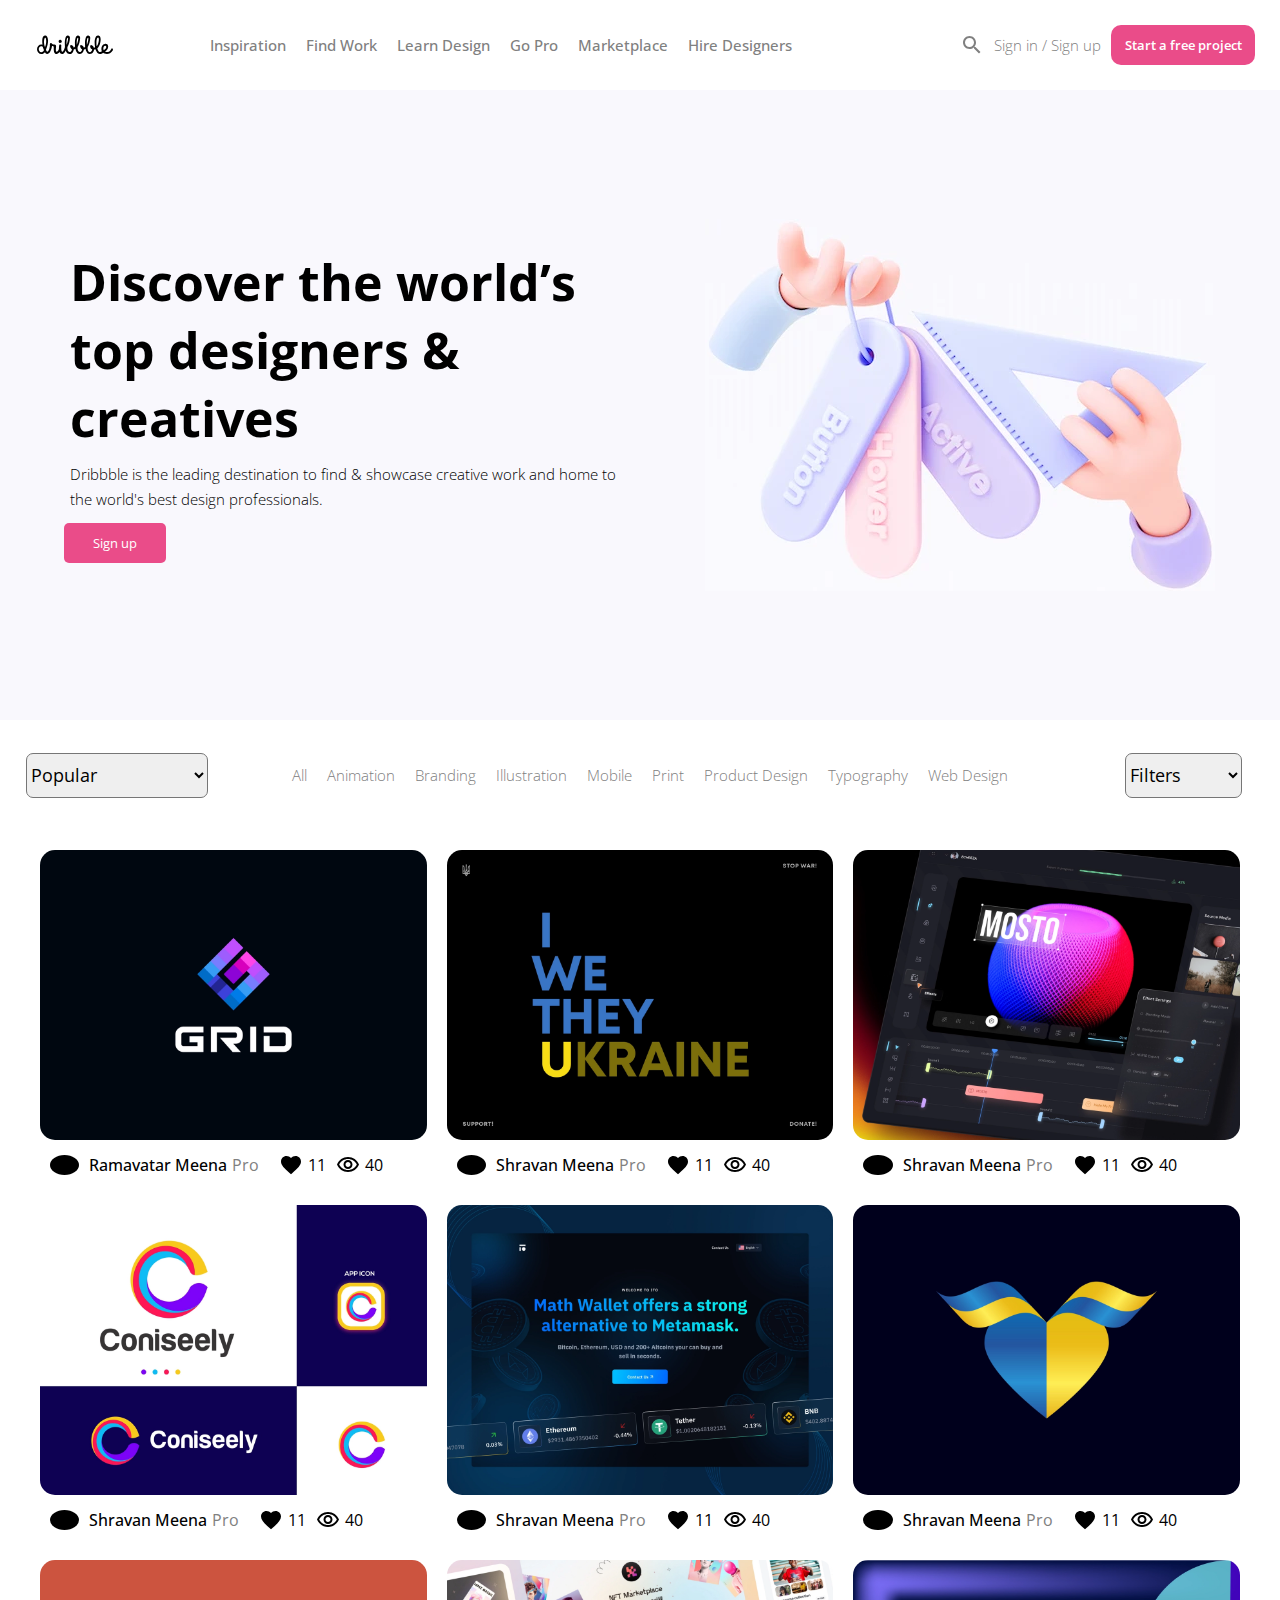
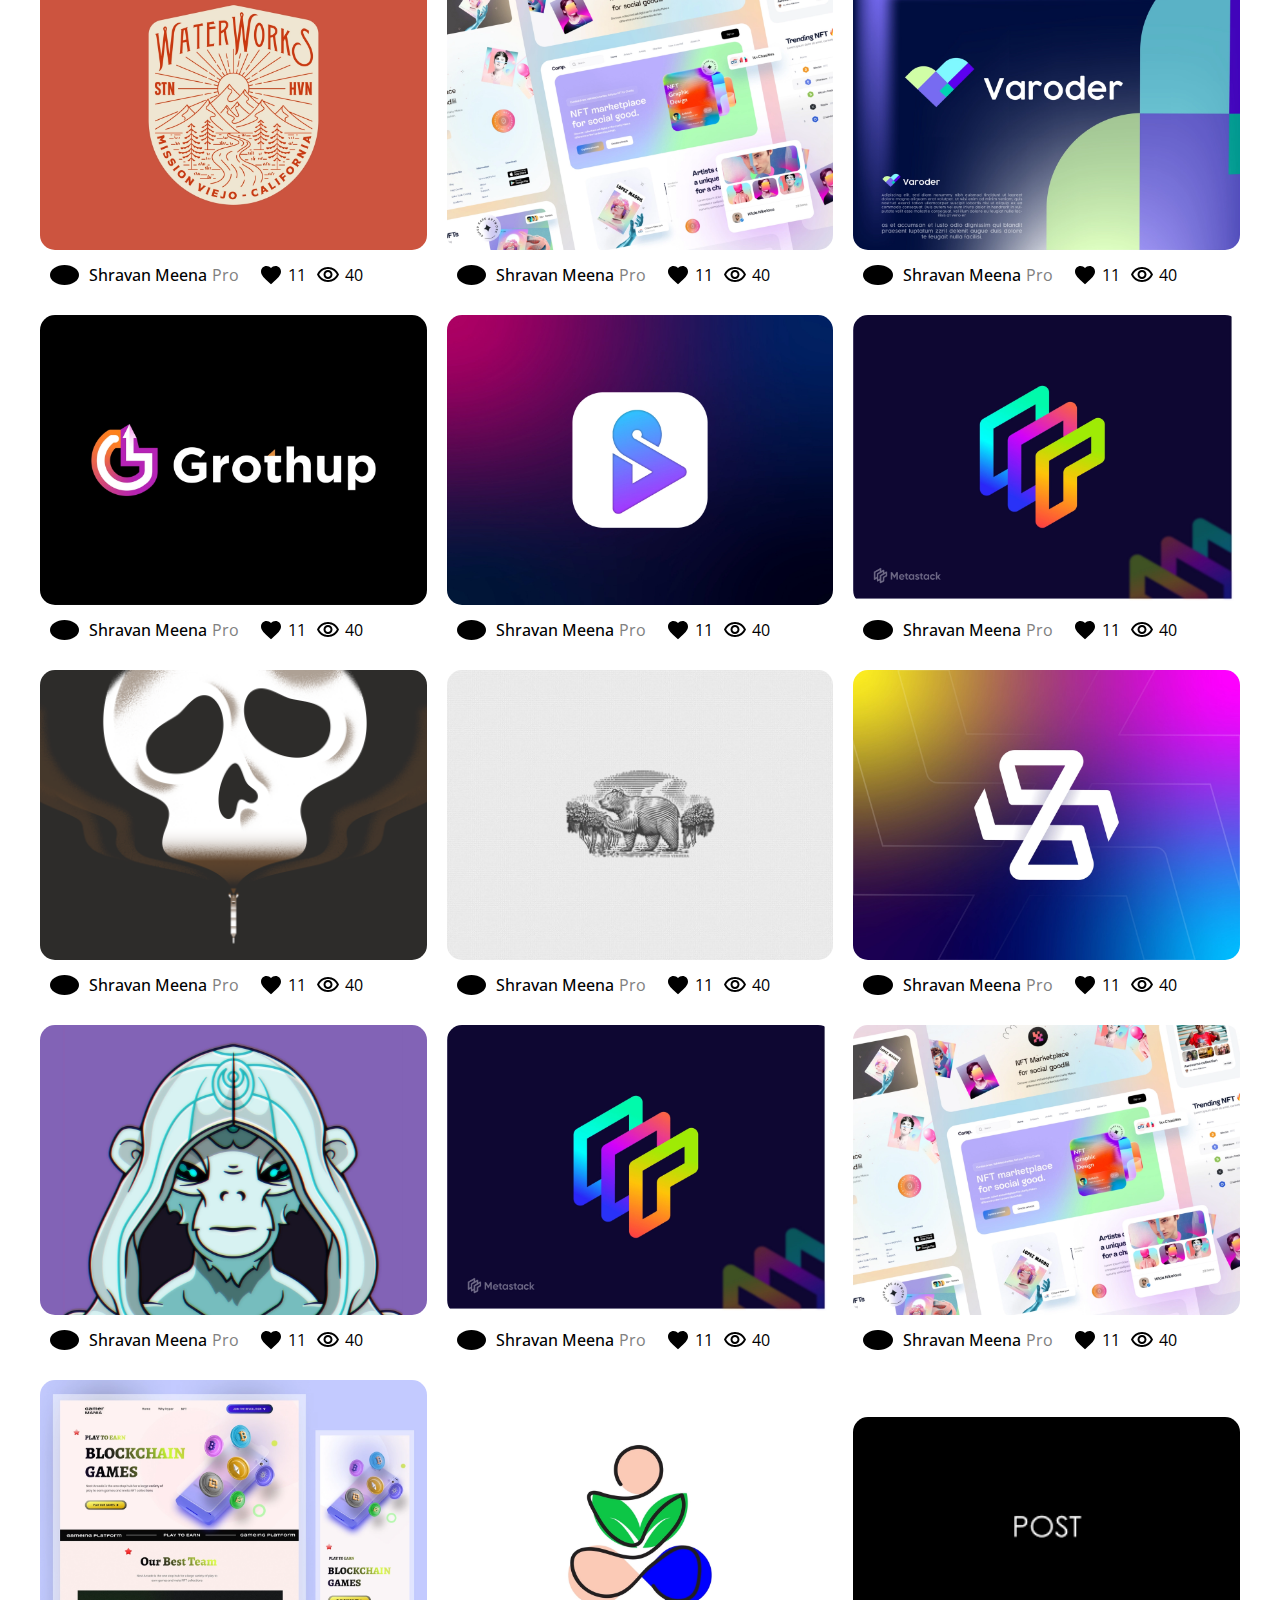
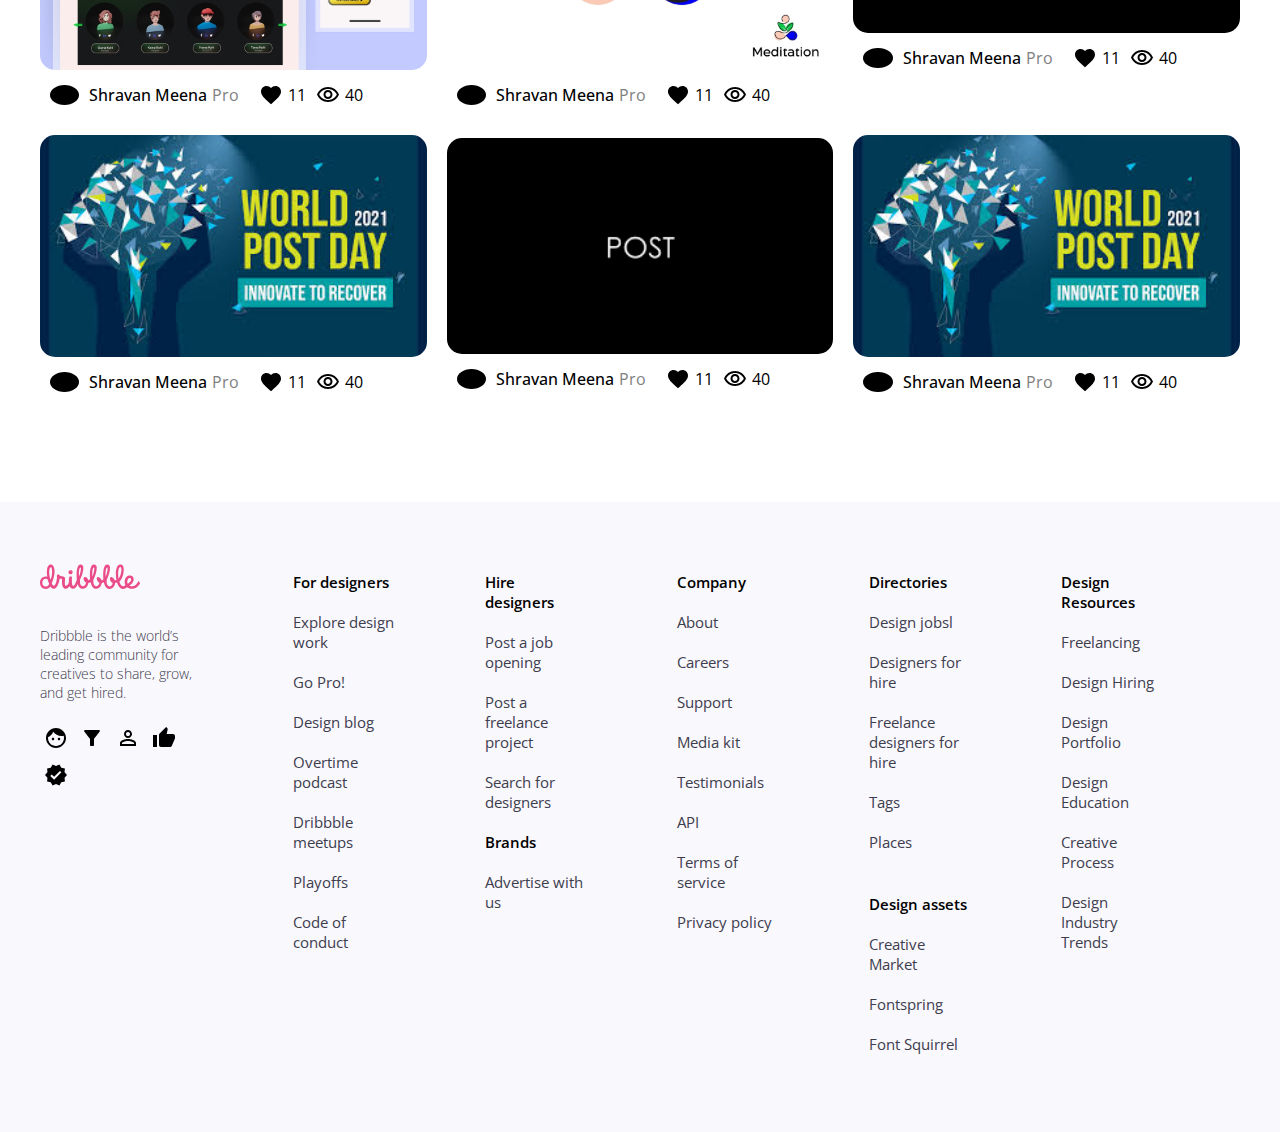
<file: index.html>
<!DOCTYPE html>
<html lang="en">
  <head>
    <meta charset="UTF-8" />
    <meta name="viewport" content="width=device-width, initial-scale=1.0" />
    <meta http-equiv="X-UA-Compatible" content="ie=edge" />
    <title>Dribbble Site Clone</title>
    <link rel="stylesheet" href="./index.css" />
  </head>
  <body>
    <div class="header" id="topPage">
      <div class="listHideWidth">
        <img class="listHide" src="./static/post/reorder_black_24dp.svg" />
      </div>

      <div class="logo">
        <!-- <button class="dribble">dribbble</button>-->
        <img src="./static/a.svg" />
      </div>
      <div class="headerTitle">
        <nav>
          <ul>
            <li>
              <a>
                <p
                  onmouseover="showinspirationDiv()"
                  onmouseout="hideinspirationDiv()"
                  class="mainuName inspirationTag"
                >
                  Inspiration
                </p>

                <p onclick="showFindWorkTag()" class="findWorkTag">Find Work</p>
                <p class="mainuName">Learn Design</p>
                <p class="mainuName">Go Pro</p>
                <p class="mainuName">Marketplace</p>
                <p class="mainuName">Hire Designers</p>
              </a>
            </li>
          </ul>
        </nav>
      </div>

      <div class="signBar">
        <img src="./static/Search.svg" />
        <h1 class="signInOrSignup">Sign in / Sign up</h1>
        <button class="newProject">Start a free project</button>
        <!-- <div class="hide">Ram Ram sa</div> -->
      </div>
    </div>

    <div class="inspirationDiv"></div>

    <div class="inspirationDiv2"></div>

    <div class="middleTitel">
      <div class="left">
        <p class="firstTitle">Discover the world’s top designers & creatives</p>
        <p class="secondTitle">
          Dribbble is the leading destination to find & showcase creative work
          and home to the world's best design professionals.
        </p>
        <div class="signup">
          <a href="./signUp.html">
            <button onclick="showTheHIde()" class="signupBtn">Sign up</button>
          </a>
        </div>
      </div>
      <div class="right">
        <img
          class="rightsideImg"
          src="./static/romainbriaux-510w-e0859557ff1168e088a1d80e2de552aec85ed8c1343bb61656f87512127b3c4a.webp"
        />
      </div>
    </div>
    <div class="filterCenter">
      <div class="filterPage">
        <div class="populer">
          <select name="popupar" id="popular">
            <option value="popular">Popular</option>
            <option value="noteworthy">New & Noteworthy</option>
            <option value="goodsSales">Goods for Sale</option>
          </select>
          <!-- <button >Popular</button> -->
        </div>
        <div class="filterPageTitle">
          <nav>
            <ul>
              <li>
                <a>
                  <p class="filterPageTitle1">All</p>
                  <p class="filterPageTitle1">Animation</p>
                  <p class="filterPageTitle1">Branding</p>
                  <p class="filterPageTitle1">Illustration</p>
                  <p class="filterPageTitle1">Mobile</p>
                  <p class="filterPageTitle1">Print</p>
                  <p class="filterPageTitle1">Product Design</p>
                  <p class="filterPageTitle1">Typography</p>
                  <p class="filterPageTitle1">Web Design</p>
                </a>
              </li>
            </ul>
          </nav>
        </div>
        <div class="populer1">
          <select name="filter" id="filter">
            <option value="filter">Filters</option>
            <option value="tags">Tags</option>
            <option value="color">Color</option>
            <option value="timeFrame">Timeframe</option>
            <option value="madeWith">Made With</option>
            <option value="Downloads">Downloads</option>
          </select>
          <!-- <button class="filter">Filter</button> -->
        </div>
      </div>
    </div>
    <div class="post">
      <div class="firstPost">
        <div class="imgDiv">
          <img class="postimg1" src="./static/post/Dribble1.webp" />
        </div>
        <div class="createrInfo">
          <div class="pic"></div>
          <p class="createrName">Ramavatar Meena</p>
          <p class="createrRank">Pro</p>
          <img class="heartIcon" src="./static/post/Heart.svg" />
          <p class="like">11</p>
          <img class="seenIcon" src="./static/post/Seen.svg" />
          <p class="like">40</p>
        </div>
      </div>
      <div class="firstPost">
        <div class="imgDiv">
          <img class="postimg1" src="./static/post/Dribble2.webp" />
        </div>
        <div class="createrInfo">
          <div class="pic"></div>
          <p class="createrName">Shravan Meena</p>
          <p class="createrRank">Pro</p>
          <img class="heartIcon" src="./static/post/Heart.svg" />
          <p class="like">11</p>
          <img class="seenIcon" src="./static/post/Seen.svg" />
          <p class="like">40</p>
        </div>
      </div>
      <div class="firstPost">
        <div class="imgDiv">
          <img class="postimg1" src="./static/post/Dribble3.webp" />
        </div>
        <div class="createrInfo">
          <div class="pic"></div>
          <p class="createrName">Shravan Meena</p>
          <p class="createrRank">Pro</p>
          <img class="heartIcon" src="./static/post/Heart.svg" />
          <p class="like">11</p>
          <img class="seenIcon" src="./static/post/Seen.svg" />
          <p class="like">40</p>
        </div>
      </div>
      <div class="firstPost">
        <div class="imgDiv">
          <img class="postimg1" src="./static/post/Dribble4.webp" />
        </div>
        <div class="createrInfo">
          <div class="pic"></div>
          <p class="createrName">Shravan Meena</p>
          <p class="createrRank">Pro</p>
          <img class="heartIcon" src="./static/post/Heart.svg" />
          <p class="like">11</p>
          <img class="seenIcon" src="./static/post/Seen.svg" />
          <p class="like">40</p>
        </div>
      </div>
      <div class="firstPost">
        <div class="imgDiv">
          <img class="postimg1" src="./static/post/Dribble5.webp" />
        </div>
        <div class="createrInfo">
          <div class="pic"></div>
          <p class="createrName">Shravan Meena</p>
          <p class="createrRank">Pro</p>
          <img class="heartIcon" src="./static/post/Heart.svg" />
          <p class="like">11</p>
          <img class="seenIcon" src="./static/post/Seen.svg" />
          <p class="like">40</p>
        </div>
      </div>
      <div class="firstPost">
        <div class="imgDiv">
          <img class="postimg1" src="./static/post/Dribble6.webp" />
        </div>
        <div class="createrInfo">
          <div class="pic"></div>
          <p class="createrName">Shravan Meena</p>
          <p class="createrRank">Pro</p>
          <img class="heartIcon" src="./static/post/Heart.svg" />
          <p class="like">11</p>
          <img class="seenIcon" src="./static/post/Seen.svg" />
          <p class="like">40</p>
        </div>
      </div>
      <div class="firstPost">
        <div class="imgDiv">
          <img class="postimg1" src="./static/post/Dribble7.webp" />
        </div>
        <div class="createrInfo">
          <div class="pic"></div>
          <p class="createrName">Shravan Meena</p>
          <p class="createrRank">Pro</p>
          <img class="heartIcon" src="./static/post/Heart.svg" />
          <p class="like">11</p>
          <img class="seenIcon" src="./static/post/Seen.svg" />
          <p class="like">40</p>
        </div>
      </div>
      <div class="firstPost">
        <div class="imgDiv">
          <img class="postimg1" src="./static/post/Dribble18.webp" />
        </div>
        <div class="createrInfo">
          <div class="pic"></div>
          <p class="createrName">Shravan Meena</p>
          <p class="createrRank">Pro</p>
          <img class="heartIcon" src="./static/post/Heart.svg" />
          <p class="like">11</p>
          <img class="seenIcon" src="./static/post/Seen.svg" />
          <p class="like">40</p>
        </div>
      </div>
      <div class="firstPost">
        <div class="imgDiv">
          <img class="postimg1" src="./static/post/Dribble9.webp" />
        </div>
        <div class="createrInfo">
          <div class="pic"></div>
          <p class="createrName">Shravan Meena</p>
          <p class="createrRank">Pro</p>
          <img class="heartIcon" src="./static/post/Heart.svg" />
          <p class="like">11</p>
          <img class="seenIcon" src="./static/post/Seen.svg" />
          <p class="like">40</p>
        </div>
      </div>
      <div class="firstPost">
        <div class="imgDiv">
          <img class="postimg1" src="./static/post/Dribble10.webp" />
        </div>
        <div class="createrInfo">
          <div class="pic"></div>
          <p class="createrName">Shravan Meena</p>
          <p class="createrRank">Pro</p>
          <img class="heartIcon" src="./static/post/Heart.svg" />
          <p class="like">11</p>
          <img class="seenIcon" src="./static/post/Seen.svg" />
          <p class="like">40</p>
        </div>
      </div>
      <div class="firstPost">
        <div class="imgDiv">
          <img class="postimg1" src="./static/post/Dribble11.webp" />
        </div>
        <div class="createrInfo">
          <div class="pic"></div>
          <p class="createrName">Shravan Meena</p>
          <p class="createrRank">Pro</p>
          <img class="heartIcon" src="./static/post/Heart.svg" />
          <p class="like">11</p>
          <img class="seenIcon" src="./static/post/Seen.svg" />
          <p class="like">40</p>
        </div>
      </div>
      <div class="firstPost">
        <div class="imgDiv">
          <img class="postimg1" src="./static/post/Dribble12.webp" />
        </div>
        <div class="createrInfo">
          <div class="pic"></div>
          <p class="createrName">Shravan Meena</p>
          <p class="createrRank">Pro</p>
          <img class="heartIcon" src="./static/post/Heart.svg" />
          <p class="like">11</p>
          <img class="seenIcon" src="./static/post/Seen.svg" />
          <p class="like">40</p>
        </div>
      </div>
      <div class="firstPost">
        <div class="imgDiv">
          <img class="postimg1" src="./static/post/Dribble13.png" />
        </div>
        <div class="createrInfo">
          <div class="pic"></div>
          <p class="createrName">Shravan Meena</p>
          <p class="createrRank">Pro</p>
          <img class="heartIcon" src="./static/post/Heart.svg" />
          <p class="like">11</p>
          <img class="seenIcon" src="./static/post/Seen.svg" />
          <p class="like">40</p>
        </div>
      </div>
      <div class="firstPost">
        <div class="imgDiv">
          <img class="postimg1" src="./static/post/Dribble14.webp" />
        </div>
        <div class="createrInfo">
          <div class="pic"></div>
          <p class="createrName">Shravan Meena</p>
          <p class="createrRank">Pro</p>
          <img class="heartIcon" src="./static/post/Heart.svg" />
          <p class="like">11</p>
          <img class="seenIcon" src="./static/post/Seen.svg" />
          <p class="like">40</p>
        </div>
      </div>
      <div class="firstPost">
        <div class="imgDiv">
          <img class="postimg1" src="./static/post/Dribble15.webp" />
        </div>
        <div class="createrInfo">
          <div class="pic"></div>
          <p class="createrName">Shravan Meena</p>
          <p class="createrRank">Pro</p>
          <img class="heartIcon" src="./static/post/Heart.svg" />
          <p class="like">11</p>
          <img class="seenIcon" src="./static/post/Seen.svg" />
          <p class="like">40</p>
        </div>
      </div>
      <div class="firstPost">
        <div class="imgDiv">
          <img class="postimg1" src="./static/post/Dribble16.webp" />
        </div>
        <div class="createrInfo">
          <div class="pic"></div>
          <p class="createrName">Shravan Meena</p>
          <p class="createrRank">Pro</p>
          <img class="heartIcon" src="./static/post/Heart.svg" />
          <p class="like">11</p>
          <img class="seenIcon" src="./static/post/Seen.svg" />
          <p class="like">40</p>
        </div>
      </div>
      <div class="firstPost">
        <div class="imgDiv">
          <img class="postimg1" src="./static/post/Dribble12.webp" />
        </div>
        <div class="createrInfo">
          <div class="pic"></div>
          <p class="createrName">Shravan Meena</p>
          <p class="createrRank">Pro</p>
          <img class="heartIcon" src="./static/post/Heart.svg" />
          <p class="like">11</p>
          <img class="seenIcon" src="./static/post/Seen.svg" />
          <p class="like">40</p>
        </div>
      </div>
      <div class="firstPost">
        <div class="imgDiv">
          <img class="postimg1" src="./static/post/Dribble18.webp" />
        </div>
        <div class="createrInfo">
          <div class="pic"></div>
          <p class="createrName">Shravan Meena</p>
          <p class="createrRank">Pro</p>
          <img class="heartIcon" src="./static/post/Heart.svg" />
          <p class="like">11</p>
          <img class="seenIcon" src="./static/post/Seen.svg" />
          <p class="like">40</p>
        </div>
      </div>
      <div class="firstPost">
        <div class="imgDiv">
          <img class="postimg1" src="./static/post/Dribble19.webp" />
        </div>
        <div class="createrInfo">
          <div class="pic"></div>
          <p class="createrName">Shravan Meena</p>
          <p class="createrRank">Pro</p>
          <img class="heartIcon" src="./static/post/Heart.svg" />
          <p class="like">11</p>
          <img class="seenIcon" src="./static/post/Seen.svg" />
          <p class="like">40</p>
        </div>
      </div>
      <div class="firstPost">
        <div class="imgDiv">
          <img class="postimg1" src="./static/post/Dribble20.webp" />
        </div>
        <div class="createrInfo">
          <div class="pic"></div>
          <p class="createrName">Shravan Meena</p>
          <p class="createrRank">Pro</p>
          <img class="heartIcon" src="./static/post/Heart.svg" />
          <p class="like">11</p>
          <img class="seenIcon" src="./static/post/Seen.svg" />
          <p class="like">40</p>
        </div>
      </div>
      <div class="firstPost">
        <div class="imgDiv">
          <img class="postimg1" src="./static/post/1st.png" />
        </div>
        <div class="createrInfo">
          <div class="pic"></div>
          <p class="createrName">Shravan Meena</p>
          <p class="createrRank">Pro</p>
          <img class="heartIcon" src="./static/post/Heart.svg" />
          <p class="like">11</p>
          <img class="seenIcon" src="./static/post/Seen.svg" />
          <p class="like">40</p>
        </div>
      </div>
      <div class="firstPost">
        <div class="imgDiv">
          <img class="postimg1" src="./static/post/5th.jpeg" />
        </div>
        <div class="createrInfo">
          <div class="pic"></div>
          <p class="createrName">Shravan Meena</p>
          <p class="createrRank">Pro</p>
          <img class="heartIcon" src="./static/post/Heart.svg" />
          <p class="like">11</p>
          <img class="seenIcon" src="./static/post/Seen.svg" />
          <p class="like">40</p>
        </div>
      </div>
      <div class="firstPost">
        <div class="imgDiv">
          <img class="postimg1" src="./static/post/1st.png" />
        </div>
        <div class="createrInfo">
          <div class="pic"></div>
          <p class="createrName">Shravan Meena</p>
          <p class="createrRank">Pro</p>
          <img class="heartIcon" src="./static/post/Heart.svg" />
          <p class="like">11</p>
          <img class="seenIcon" src="./static/post/Seen.svg" />
          <p class="like">40</p>
        </div>
      </div>
      <div class="firstPost">
        <div class="imgDiv">
          <img class="postimg1" src="./static/post/5th.jpeg" />
        </div>
        <div class="createrInfo">
          <div class="pic"></div>
          <p class="createrName">Shravan Meena</p>
          <p class="createrRank">Pro</p>
          <img class="heartIcon" src="./static/post/Heart.svg" />
          <p class="like">11</p>
          <img class="seenIcon" src="./static/post/Seen.svg" />
          <p class="like">40</p>
        </div>
      </div>
    </div>
    <div class="footer1"></div>
    <div class="footer2">
      <div class="endLeftFooter">
        <div class="endLeftFooterForCenter">
          <div class="endLeftTopFooter">
            <div class="endLeftTopFooterImg">
              <a href="#topPage">
                <img src="./static/post/b.svg" />
              </a>

              <p>
                Dribbble is the world’s leading community for creatives to
                share, grow, and get hired.
              </p>
            </div>
          </div>
          <div class="endLeftButtomFooter">
            <img src="./static/post/face_black_24dp.svg" />
            <img src="./static/post/filter_alt_black_24dp.svg" />
            <img src="./static/post/perm_identity_black_24dp.svg" />
            <img src="./static/post/thumb_up_black_24dp.svg" />
            <img src="./static/post/verified_black_24dp.svg" />
          </div>
        </div>
      </div>
      <div class="forWrap">
        <div class="div2nd">
          <nav>
            <ul>
              <li>
                <a>
                  <p class="title1">For designers</p>
                  <p class="title">Explore design work</p>
                  <p class="title">Go Pro!</p>
                  <p class="title">Design blog</p>
                  <p class="title">Overtime podcast</p>
                  <p class="title">Dribbble meetups</p>
                  <p class="title">Playoffs</p>
                  <p class="title">Code of conduct</p>
                </a>
              </li>
            </ul>
          </nav>
        </div>
        <div class="div2nd">
          <nav>
            <ul>
              <li>
                <a>
                  <p class="title1">Hire designers</p>
                  <p class="title">Post a job opening</p>
                  <p class="title">Post a freelance project</p>
                  <p class="title">Search for designers</p>
                  <p class="title1">Brands</p>
                  <p class="title">Advertise with us</p>
                </a>
              </li>
            </ul>
          </nav>
        </div>
        <div class="div2nd">
          <nav>
            <ul>
              <li>
                <a>
                  <p class="title1">Company</p>
                  <p class="title">About</p>
                  <p class="title">Careers</p>
                  <p class="title">Support</p>
                  <p class="title">Media kit</p>
                  <p class="title">Testimonials</p>
                  <p class="title">API</p>
                  <p class="title">Terms of service</p>
                  <p class="title">Privacy policy</p>
                </a>
              </li>
            </ul>
          </nav>
        </div>
        <div class="div2nd">
          <nav>
            <ul>
              <li>
                <a>
                  <p class="title1">Directories</p>
                  <p class="title">Design jobsl</p>
                  <p class="title">Designers for hire</p>
                  <p class="title">Freelance designers for hire</p>
                  <p class="title">Tags</p>
                  <p class="title">Places</p>
                  <br />
                  <p class="title1">Design assets</p>
                  <p class="title">Creative Market</p>
                  <p class="title">Fontspring</p>
                  <p class="title">Font Squirrel</p>
                </a>
              </li>
            </ul>
          </nav>
        </div>
        <div class="div2nd">
          <nav>
            <ul>
              <li>
                <a>
                  <p class="title1">Design Resources</p>
                  <p class="title">Freelancing</p>
                  <p class="title">Design Hiring</p>
                  <p class="title">Design Portfolio</p>
                  <p class="title">Design Education</p>
                  <p class="title">Creative Process</p>
                  <p class="title">Design Industry Trends</p>
                </a>
              </li>
            </ul>
          </nav>
        </div>
        <div class="div3nd"></div>
      </div>
    </div>
    <script src="./index.js"></script>
  </body>
</html>
</file>
<file: index.css>
@import url("https://fonts.googleapis.com/css2?family=Open+Sans:ital,wght@0,300;0,400;0,500;0,600;0,700;0,800;1,300;1,400;1,500;1,600;1,700;1,800&display=swap");
* {
  box-sizing: border-box;
  margin: 0px;
  font-family: "Open Sans", sans-serif;
}
.header {
  background-color: white;
  width: 100%;
  height: 10vh;
  display: flex;
  flex-direction: row;
  align-items: center;
}
.logo {
  width: 150px;
  height: 100%;
  border: none;
  /* background-color: rebeccapurple; */
  display: flex;
  align-items: center;
  justify-content: center;
}
.header .logo img {
  cursor: pointer;
  /* color: #ea4c89; */
}
.listHide {
  display: none;
}

.headerTitle {
  height: 100%;
  flex: 1;
  display: flex;
  flex-direction: row;
  align-items: center;
  font-size: 15px;
  font-weight: 500;
  color: #6e6d7a;
  /* margin-right: 80px; */
}
.headerTitle nav ul {
  list-style: none;
}
.headerTitle nav ul li a {
  display: flex;
  flex-direction: row;
}
.mainuName {
  color: gray;
  margin-left: 20px;
  cursor: pointer;
}
.mainuName:hover {
  color: black;
}
.findWorkTag {
  color: gray;
  margin-left: 20px;
  cursor: pointer;
}
.findWorkTag:hover {
  color: black;
}
.inspiration {
  display: flex;
  flex-direction: row;
  align-items: center;
}
.inspirationDiv {
  width: 40%;
  height: 20%;
  margin-top: 0px;
  position: absolute;
  top: 50px;
  left: 200px;
  display: none;
  flex-direction: row;
}

.inspirationDiv2 {
  width: 40%;
  height: 20%;
  margin-top: 0px;
  position: absolute;
  top: 50px;
  left: 300px;
  /* display: flex; */
  display: none;
  flex-direction: row;
  background-color: red;
}
.design {
  width: 60%;
  height: 100%;
  background-color: #f9f8fd;
  border: 1px solid black;
  display: flex;
  flex-direction: column;
  /* align-items: center; */
  /* justify-content: center; */
  text-align: start;
  padding-left: 10px;
}

.design p {
  font-size: 12px;
  padding-top: 10px;
  font-weight: bold;
  cursor: pointer;
}
.design p:hover {
  color: cadetblue;
}

.designCategories {
  width: 40%;
  height: 100%;
  display: flex;
  flex-direction: column;
  /* justify-content: center; */
  text-align: start;
  padding-left: 20px;
  background-color: #f9f8fd;
  border: 1px solid black;
}
.designCategories p {
  font-size: 12px;
  font-weight: bold;
  padding-top: 10px;
  cursor: pointer;
}
.designCategories p:hover {
  color: cadetblue;
}
.signBar {
  width: 25%;
  /* height: 100%; */
  display: flex;
  flex-direction: row;
  align-items: center;
  cursor: pointer;
}
.signBar img {
  cursor: pointer;
}
.signBar img:hover {
  color: white;
}
.signInOrSignup {
  font-size: 15px;
  font-weight: 100;
  margin-left: 10px;
  margin-right: 10px;
  cursor: pointer;
  color: gray;
}
/* .signInOrSignup:hover {
  color: black;
} */
.newProject {
  width: 45%;
  height: 40px;
  cursor: pointer;
  background-color: #ea4c89;
  border: none;
  border-radius: 10px;
  color: white;
  font-weight: 600;
  /* margin-left: 10px; */
  /* margin-right: 20px; */
}
.newProject:hover {
  background-color: lightpink;
}
.middleTitel {
  width: 100%;
  height: 70vh;
  background-color: #f9f8fd;
  display: flex;
  flex-direction: row;

  /* border: 1px solid lightgrey; */
  /* justify-content: space-between; */
}
.left {
  width: 50%;
  height: 100%;
  /* background-color: black; */
  display: flex;
  flex-direction: column;
  align-items: center;
  justify-content: center;
  /* padding-right: 35px; */
}
.firstTitle {
  font-size: 50px;
  font-weight: bold;
  text-align: start;
  margin-left: 70px;
}
.secondTitle {
  font-size: 15px;
  font-weight: 100;
  text-align: start;
  margin-left: 70px;
  margin-top: 10px;
  line-height: 1.7;
}
.signup {
  width: 80%;
  height: 40px;
  /* background-color: aqua; */
  text-align: start;
  margin-top: 10px;
}
.signupBtn {
  width: 20%;
  height: 100%;
  background-color: #ea4c89;
  border: none;
  cursor: pointer;
  border-radius: 5px;

  color: white;
}
.signupBtn:hover {
  background-color: lightpink;
}
.signInBtn {
  width: 20%;
  height: 100%;
  background-color: #ea4c89;
  border: none;
  cursor: pointer;
  border-radius: 5px;
  color: white;
  /* font-size: 20px; */
}
.signInBtn:hover {
  background-color: lightpink;
}

.right {
  width: 50%;
  height: 100%;
  /* background-color: green; */
  display: flex;
  align-items: center;
  justify-content: center;
}
.filterCenter {
  width: 100%;
  height: 10vh;
  display: flex;
  flex-direction: row;
  align-items: center;
  justify-content: center;
}
.filterPage {
  width: 98%;
  height: 10vh;
  /* background-color: aqua; */
  display: flex;
  flex-direction: row;
  align-items: center;
  justify-content: center;
  margin-top: 20px;
}
.filterPage nav ul {
  list-style: none;
}
.filterPage nav ul li a {
  display: flex;
  flex-direction: row;
}
.populer {
  width: 15%;
  height: 100%;
  /* background-color: #ea4c89; */
  display: flex;
  align-items: center;
  justify-content: center;
}
.populer1 {
  width: 15%;
  height: 100%;
  /* background-color: #ea4c89; */
  display: flex;
  align-items: center;
  justify-content: center;
}
.populer1 select {
  width: auto;
  height: 50%;
  font-size: 18px;
  border-radius: 7px;
  margin-left: 20px;
  cursor: pointer;
}
.populer1 select:hover {
  background-color: transparent;
  border: 3px solid lightpink;
}
.populer1 select option {
  background-color: #ea4c89;
  padding-top: 60px;
}
.populer select {
  width: auto;
  height: 50%;
  font-size: 18px;
  border-radius: 7px;
  margin-left: 20px;
  cursor: pointer;
}
.populer select:hover {
  background-color: transparent;
  border: 3px solid lightpink;
}
.populer select option {
  background-color: #ea4c89;
  padding-top: 60px;
}
.filterPageTitle {
  flex: 1;
  height: 100%;
  display: flex;
  flex-direction: row;
  align-items: center;
  justify-content: center;
}
.filterPageTitle1 {
  margin-right: 20px;
  font-size: 15px;
  font-weight: 100;
  color: gray;
  cursor: pointer;
}
.filterPageTitle1:hover {
  color: black;
}

.filterBaar {
  width: 15%;
  height: 100%;
  /* background-color: #ea4c89; */
  display: flex;
  align-items: center;
  justify-content: center;
}
.filter {
  width: 50%;
  height: 50%;
  text-align: center;
  border: 1px solid gray;
  background-color: transparent;
  color: black;
  font-size: 18px;
  border-radius: 7px;
  cursor: pointer;
}
.filter:hover {
  background-color: transparent;
  border: 1px solid lightpink;
}

.post {
  /* background-color: red; */
  width: 100%;
  height: auto;
  display: flex;
  flex-direction: row;
  align-items: center;
  justify-content: center;
  flex-wrap: wrap;
  padding-left: 30px;
  padding-right: 30px;
  padding-top: 30px;
  object-fit: contain;
}

.firstPost {
  margin: 10px;
  flex: 1;
  flex-basis: 300px;
  height: auto;

  /* background-color: #ea4c89; */
  display: flex;
  flex-direction: column;
  object-fit: contain;
}
.firstPost .imgDiv {
  width: 100%;
  height: auto;
  object-fit: contain;
  border-radius: 15px;
}
.firstPost .imgDiv .postimg1 {
  width: 100%;
  height: 100%;
  border-radius: 15px;
  object-fit: cover;
}
.createrInfo {
  width: 100%;
  height: 40px;
  display: flex;
  flex-direction: row;
  align-items: center;
  justify-content: flex-start;
  padding: 10px;
}
.pic {
  width: 8%;
  height: 100%;
  border-radius: 60%;
  background-color: black;
  /* border: 3px solid black; */
  margin-right: 0px;
}
.createrName {
  margin-left: 10px;
  font-weight: 500;
  color: black;
}

.createrRank {
  cursor: pointer;
  color: gray;
  margin-left: 5px;
}
.createrRank:hover {
  color: goldenrod;
}
.heartIcon {
  cursor: pointer;
  margin-left: 20px;
}
.seenIcon {
  margin-left: 10px;
  cursor: pointer;
}
.like {
  margin-left: 5px;
}
/* .postimg2{
    width:100% ;
    height: 85%;
    object-fit: cover;
    border-radius: 15px;
} */
.footer1 {
  /* background-color: blue; */
  width: 100%;
  height: 10vh;
}
.footer2 {
  width: 100%;
  height: 70vh;
  padding-top: 60px;
  /* background-color: rebeccapurple; */
  display: flex;
  flex-direction: row;
  background-color: #f9f8fd;
}
.endLeftFooter {
  width: 20%;
  height: 100%;
  /* background-color: red; */
  display: flex;
  flex-direction: row;
  /* align-items: center; */
  justify-content: center;
}
.endLeftFooterForCenter {
  width: 90%;
  height: 80%;
  /* background-color: gold; */
  margin-left: 40px;
}
.endLeftTopFooter {
  width: 100%;
  height: auto;
  font-size: 14px;
  font-weight: 100;
  /* background-color: blue; */
}
.endLeftTopFooterImg {
  width: 100%;
  display: flex;
  flex-direction: column;
  align-items: flex-start;
  justify-content: flex-start;
  text-align: left;
}
.endLeftTopFooterImg nav ul {
  list-style: none;
  background-color: red;
  text-align: left;
  display: flex;
  flex-direction: column;
  align-items: flex-start;
  justify-content: flex-start;
  width: 100%;
}
.endLeftTopFooterImg img {
  cursor: pointer;
  /* background-color: blue; */
}
.endLeftTopFooterImg p {
  font-size: 14px;
  margin-top: 30px;
  color: #3d3d4e;
}
.endLeftButtomFooter {
  margin-top: 20px;
  cursor: pointer;
}
.endLeftButtomFooter img {
  margin: 4px;
}
.forWrap {
  width: 100%;
  height: auto;
  display: flex;
  flex-direction: row;
}
.div2nd {
  /* background-color: chartreuse; */
  flex: 1;
  height: 100%;
  /* margin:10px;   */
  display: flex;
  flex-direction: column;
  text-align: start;
  /* margin-left: 40px; */
  padding-left: 30px;
}
.div2nd nav ul {
  list-style: none;
}
.div2nd nav ul li a {
  display: flex;
  flex-direction: column;
}
.title1 {
  font-weight: 600;
  font-size: 15px;
  margin: 10px;
  text-align: start;
}
.title {
  font-size: 15px;

  margin: 10px;
  text-align: start;
  cursor: pointer;
  color: #3d3d4e;
}
.title:hover {
  color: black;
}
.div3nd {
  width: 10%;
  height: 100%;
}

.signUpPAge {
  width: 100%;
  height: 100vh;
  display: flex;
  flex-direction: row;
}
.leftPage {
  width: 35%;
  height: 100%;
  display: flex;
  flex-direction: column;
  align-items: center;
  justify-content: center;
  /* background-color: blue; */
  background-color: #f2d184;
}

.leftSideCenter {
  width: 70%;
  height: 80%;
  display: flex;
  flex-direction: column;
  /* background-color: blue; */
}

.leftSideCenter p {
  color: #866118;
  font-size: 25px;
  font-weight: bolder;
  text-align: start;
  padding-top: 20px;
}
.leftSideCenter img {
  padding-top: 30px;
}

.rightPage {
  width: 65%;
  height: 100%;
  /* background-color: brown; */
}
.alreadyAMenber {
  width: 100%;
  height: 7vh;
  /* background-color: rebeccapurple; */
  display: flex;
  flex-direction: row;
  justify-content: end;
  align-items: center;
  /* padding-right: 20px; */
}

.alreadyAMenber nav ul {
  list-style: none;
}
.alreadyAMenber nav ul li {
  width: 100%;
  height: 100%;
  margin-top: 10px;
}
.mediaQuary {
  display: none;
  text-align: start;
}
/* .SignIn{
  height: 50%;
} */
.signInalready {
  cursor: pointer;
  color: blue;
  margin-right: 10px;
  margin-left: 10px;
}
.signUpPage {
  width: 100%;
  height: 90vh;
  display: flex;
  flex-direction: column;
  align-items: center;
  /* justify-content: center; */
  text-align: center;
  /* background-color: red; */
}

.centerSignUp {
  width: 40%;
  height: 100%;
  /* background-color: aqua; */
}
.centerSignUp p {
  color: black;
  font-size: 30px;
  font-weight: bold;
  text-align: start;
  margin-top: 20px;
}
.signUpGoogle {
  margin-top: 10px;
  width: 100%;
  height: 5vh;
  display: flex;
  flex-direction: row;
  align-items: center;
  justify-content: start;
  /* background-color: blueviolet; */
}

.withGoogle {
  width: 60%;
  height: 100%;
  display: flex;
  flex-direction: row;
  justify-items: center;
  align-items: center;
  text-align: center;
  background-color: blue;
  margin-top: 20px;
}
.withGoogle:hover {
  background-color: rgb(86, 86, 197);
}
.withGoogle img {
  width: 15%;
  height: 100%;
  object-fit: contain;
  margin-left: 2px;
}
.loginWithGoogle {
  width: 100%;
  height: 100%;
  /* background-color: rebeccapurple; */
  border: none;
  border-radius: 10px;
}
.loginWithGoogle {
  width: 90%;
  height: 100%;
  background-color: transparent;
  border: none;
  color: white;
  font-weight: 700;
  /* border-radius: 10px; */
  text-align: center;
  cursor: pointer;
  /* margin-bottom: 10px; */
}
.loginWithGoogle:hover {
  background-color: transparent;
  /* color: black; */
  border: none;
}

.withTweetr {
  cursor: pointer;

  margin-left: 20px;
  margin-top: 22px;
}
.hiden {
  width: 100%;
  height: 50%;
  display: flex;
  flex-direction: row;
  align-items: center;
  flex-wrap: wrap;
  margin-top: 30px;
}

.nameOrEmail {
  width: 100%;
  height: 70px;
  /* background-color: gold; */
  display: flex;
  flex-direction: row;
  align-items: flex-start;
}
.nameOption {
  font-size: 15px;
  font-weight: bold;
  flex: 1;
  flex-basis: 400px;
  width: 100%;
  height: 10vh;
  text-align: start;
  margin-left: 1px;
  display: flex;
  flex-direction: column;
}
.nameOption p {
  font-size: 18px;
  font-weight: bold;
  text-align: start;
  /* margin-top: 20px; */
}
.yourName {
  width: 99%;
  height: 40px;
  border-radius: 10px;
  border: none;
  font-size: 15px;
  text-align: start;
  padding-left: 10px;
  background-color: #f3f3f4;
}
.yourName:hover {
  background-color: transparent;
  border: 3px solid lightpink;
}
.yourEmail {
  width: 99%;
  height: 40px;
  border-radius: 10px;
  border: none;
  font-size: 15px;
  text-align: start;
  padding-left: 10px;
  background-color: #f3f3f4;
}
.yourEmail:hover {
  background-color: transparent;
  border: 3px solid lightpink;
}
.passEmailOption {
  width: 100%;
  height: 20vh;
  display: flex;
  flex-direction: column;
  margin-top: 30px;
}
.yourNumber {
  width: 100%;
  height: 40px;
  background-color: #f3f3f4;
  border: none;
  border-radius: 10px;
  font-size: 15px;
  padding-left: 10px;
}
.yourNumber:hover {
  background-color: transparent;
  border: 3px solid lightpink;
}
.password {
  width: 100%;
  height: 40px;
  background-color: #f3f3f4;
  border: none;
  border-radius: 10px;
  font-size: 15px;
  padding-left: 10px;
}
.password:hover {
  background-color: transparent;
  border: 3px solid lightpink;
}
.check {
  width: 100%;
  height: 55px;
  /* background-color:chartreuse; */
  display: flex;
  flex-direction: row;
  align-items: center;
  justify-content: center;
  margin-top: 50px;
}
.checkboxs {
  margin-left: 5px;
  margin-top: 10px;
  width: 40px;
  height: 40px;
}
.check p {
  font-size: 15px;
  text-align: justify;
  padding-left: 16px;
  font-weight: 200;
}
.doneBtnCenter {
  width: 100%;
  height: 50px;
  display: flex;
  flex-direction: row;
  align-items: center;
  justify-content: start;
  margin-top: 30px;
}
.done {
  width: 50%;
  height: 40px;
  color: white;
  background-color: #ea4c89;
  margin-top: 30px;
  /* margin-left: 20px; */
  font-size: 15px;
  font-weight: 600;
  border: none;
  border-radius: 5px;
  cursor: pointer;
  margin-left: 6px;
}
.done:hover {
  background-color: lightpink;
}

.leftSideCenter nav ul {
  list-style: none;
}

.signup nav ul {
  list-style: none;
}

.signup nav ul li {
  width: 90%;
  height: 40px;
}

@media only screen and (max-width: 600px) {
  .header {
    /* background-color: red; */
    display: flex;
    flex-direction: row;
    align-items: center;
    justify-content: center;
  }
  .logo {
    flex: 1;
    height: 100%;
    border: none;
    /* background-color: rebeccapurple; */
    display: flex;
    align-items: center;
    justify-content: center;
    padding-left: 0px;
  }
  .listHideWidth {
    width: 30%;
    height: 100%;

    display: flex;
    align-items: center;
  }
  .listHide {
    display: block;
    padding-left: 10px;
  }

  .headerTitle {
    display: none;
  }
  /* .mainuName{
        font-size: 15px;
        margin: 5px;
      } */
  .signBar {
    width: 30%;
    height: 100%;
    display: flex;

    flex-direction: row;
    align-items: center;
    justify-content: center;
  }
  .signBar img {
    display: none;
  }

  .signInOrSignup {
    display: none;
  }
  .newProject {
    width: 100%;
    height: 30px;

    background-color: lightgrey;
    border: none;
    border-radius: 5px;
    color: black;
    font-weight: 400;
    font-size: 12px;
    /* margin-left: 10px; */
    margin-right: 0px;
  }
  .newProject:hover {
    background-color: transparent;
    border: 1px solid black;
  }
  .middleTitel {
    height: 100vh;
    display: flex;
    flex-direction: column;
    /* border: 1px solid lightgrey; */
    /* justify-content: space-between; */
  }
  .left {
    width: 100%;
    height: 100%;
    /* background-color: black; */
    display: flex;
    flex-direction: column;
    align-items: center;
    justify-content: center;
    object-fit: contain;

    /* padding-right: 35px; */
  }
  .firstTitle {
    font-size: 35px;
    font-weight: bold;
    text-align: center;
    margin-left: 0px;
    margin: 10px;
  }
  .secondTitle {
    font-size: 15px;
    font-weight: 300;
    text-align: center;
    margin-left: 0px;
    margin-top: 10px;
    line-height: 1.3;
  }
  .signup {
    width: 100%;
    height: 40px;
    /* background-color: aqua; */
    text-align: center;
    margin-top: 10px;
  }
  .signupBtn {
    width: 20%;
    height: 100%;
    background-color: #ea4c89;
    border: none;
    cursor: pointer;
    border-radius: 5px;

    color: white;
  }
  .signupBtn:hover {
    background-color: lightpink;
  }
  .signInBtn {
    width: 20%;
    height: 100%;
    background-color: #ea4c89;
    border: none;
    cursor: pointer;
    border-radius: 5px;
    color: white;
    /* font-size: 20px; */
  }
  .signInBtn:hover {
    background-color: lightpink;
  }
  .right {
    width: 100%;
    height: 100%;
    /* background-color: green; */
    display: flex;
    align-items: center;
    justify-content: center;
  }
  .rightsideImg {
    width: 100%;
    height: 100%;
    object-fit: contain;
  }
  .filterCenter {
    width: 100%;
    height: 10vh;
    display: flex;
    flex-direction: row;
    align-items: center;
    justify-content: space-evenly;
  }
  .filterPage {
    justify-content: space-evenly;
    margin-top: 20px;
    object-fit: contain;
  }

  .filterPageTitle {
    display: none;
  }
  .populer {
    margin-right: 20px;
  }
  .populer select {
    font-size: 15px;
  }
  .populer1 {
    margin-left: 20px;
    font-size: 10px;
  }
  .populer1 select {
    font-size: 15px;
  }
  .footer2 {
    width: 100%;
    height: auto;
    padding-top: 60px;
    /* background-color: rebeccapurple; */
    display: flex;
    flex-direction: column;
    background-color: #f9f8fd;
  }

  .endLeftFooter {
    width: 100%;
    height: 100%;
    /* background-color: red; */
    display: flex;
    flex-direction: row;
    align-items: center;
    justify-content: center;
    text-align: start;
  }
  .endLeftFooterForCenter {
    width: 100%;
    height: 90%;
    margin-left: 25px;
  }
  .forWrap {
    display: flex;
    flex-direction: row;
    flex-wrap: wrap;
    margin-top: 30px;
  }
  .forWrap .div2nd nav ul {
    list-style: none;
  }
  .div2nd {
    flex: 1;
    flex-basis: 50%;
    height: auto;
    padding-top: 50px;
    margin-left: 0px;
  }

  .title1 {
    margin-left: 0px;
  }
  .title {
    margin-left: 0px;
  }

  .hide {
    width: 95%;
    height: 60vh;
    display: flex;
    flex-direction: column;
    align-items: center;
    justify-content: center;
    text-align: center;
    background-color: white;
    position: absolute;
    top: 320px;
    right: 0px;
    margin-right: 10px;
    border: 1px solid lightgray;
    border-radius: 5px;
    object-fit: cover;
    padding: 10px;
  }
  .centerSignUp {
    width: 100%;
    height: 100%;
    /* background-color: aqua; */
  }
  .centerSignUp p {
    color: black;
    font-size: 16px;
    font-weight: 600;
    text-align: start;
    /* margin-top: 20px; */
  }
  .signUpGoogle {
    margin-top: 10px;
    width: 100%;
    height: 5vh;
    display: flex;
    flex-direction: row;
    align-items: center;
    justify-content: center;
    /* background-color: blueviolet; */
  }

  .withGoogle {
    width: 60%;
    height: 100%;
  }
  .hiden {
    width: 100%;
    height: 60%;
    display: flex;
    flex-direction: row;
    align-items: center;
    flex-wrap: wrap;
  }

  .nameOrEmail {
    width: 100%;
    height: 70px;
    /* background-color: gold; */
    display: flex;
    flex-direction: row;
    /* align-items: flex-start; */
  }
  .nameOption1 {
    margin-left: 0px;
  }
  .nameOption1 p {
    font-size: 12px;

    margin-left: 0px;
  }

  .nameOption2 p {
    font-size: 12px;

    margin-left: 0px;
  }
  .yourName {
    margin-left: 0px;
  }

  .passEmailOption {
    width: 100%;
    height: 20vh;
    display: flex;
    flex-direction: column;
    margin-top: 6px;
  }

  .nameOption3 p {
    font-size: 12px;

    margin-left: 0px;
  }
  .emailid {
    margin-left: 0px;
  }

  .password {
    margin-left: 0px;
  }
  .check p {
    font-size: 12px;
    text-align: justify;
    padding-left: 16px;
    font-weight: 400;
  }
  .end {
    width: 100%;
    height: 20%;
    display: flex;
    flex-direction: row;
    align-items: center;
    justify-content: center;
  }
  h1 {
    font-size: 12px;
  }

  .signUpPAge {
    display: flex;
    flex-direction: column;
  }

  .leftPage {
    display: none;
  }
  .rightPage {
    width: 100%;
    height: 100%;
  }
  .mediaQuary {
    display: block;
    text-align: left;
    width: 90%;
    height: 70%;
    cursor: pointer;
  }
  .alreadyAMenber {
    width: 100%;
    height: 5vh;
    display: flex;
    flex-direction: row;
    align-items: center;
    text-align: start;
    justify-content: start;
  }
  .alreadymembers {
    display: none;
  }
  .signInalready {
    display: none;
  }
  .centerSignUp p {
    color: black;
    font-size: 23px;
    font-weight: bold;
    text-align: start;
    margin-top: 20px;
    /* margin-left: 30px; */
  }
  .withGoogle {
    width: 60%;
    height: 100%;
    display: flex;
    flex-direction: row;
    justify-items: center;
    align-items: center;
    text-align: center;
    background-color: blue;
    margin-top: 30px;
  }
  .withGoogle:hover {
    background-color: rgb(86, 86, 197);
  }
  .withGoogle img {
    width: 15%;
    height: 90%;

    margin: 2px;
  }
  .loginWithGoogle {
    width: 100%;
    height: 100%;
    /* background-color: rebeccapurple; */
    border: none;
    border-radius: 10px;
  }
  .loginWithGoogle {
    font-size: 15px;
  }

  .hiden {
    width: 100%;
    height: 50%;
    display: flex;
    flex-direction: row;
    align-items: center;
    flex-wrap: wrap;
    margin-top: 30px;
  }

  .nameOrEmail {
    width: 100%;
    height: 70px;
    /* background-color: gold; */
    display: flex;
    flex-direction: column;
    align-items: center;
    justify-content: center;
    margin-top: 30px;
  }
  .nameOption {
    font-size: 12px;
    font-weight: bold;
    flex: 1;
    flex-basis: 400px;
    width: 90%;
    height: 10vh;
    text-align: center;
    margin-left: 1px;
    display: flex;
    flex-direction: column;
  }
  .nameOption p {
    font-size: 16px;
    font-weight: bold;
    text-align: start;
    margin-top: 20px;
    /* margin-top: 20px; */
  }
  .yourName {
    width: 99%;
    height: 40px;
    border-radius: 10px;
    border: none;
    font-size: 15px;
    text-align: start;
    padding-left: 10px;
    background-color: #f3f3f4;
  }
  .yourName:hover {
    background-color: transparent;
    border: 3px solid lightpink;
  }
  .yourEmail {
    width: 100%;

    font-size: 15px;
  }

  .passEmailOption {
    align-items: center;
    justify-content: center;
    flex-direction: column;
    margin-top: 40px;
  }

  .password:hover {
    background-color: transparent;
    border: 3px solid lightpink;
  }
  .check {
    width: 90%;
    height: 50px;
    /* background-color:chartreuse; */
    display: flex;
    flex-direction: row;
    align-items: center;
    justify-content: center;
    margin-top: 50px;
  }
  .checkboxs {
    margin-left: 15px;
    margin-top: 10px;
    width: 30px;
    height: 30px;
  }
  .check p {
    font-size: 13px;
    padding-left: 16px;
  }
  .doneBtnCenter {
    width: 100%;
    height: 50px;
    display: flex;
    flex-direction: row;
    align-items: center;
    justify-content: center;
    margin-top: 30px;
  }
  .done {
    width: 35%;
    height: 40px;
    font-size: 13px;

    margin-left: 0px;
  }
  .done:hover {
    background-color: lightpink;
  }

  .leftSideCenter nav ul {
    list-style: none;
  }

  .signup nav ul {
    list-style: none;
  }

  .signup nav ul li {
    width: 90%;
    height: 40px;
  }
}
</file>
